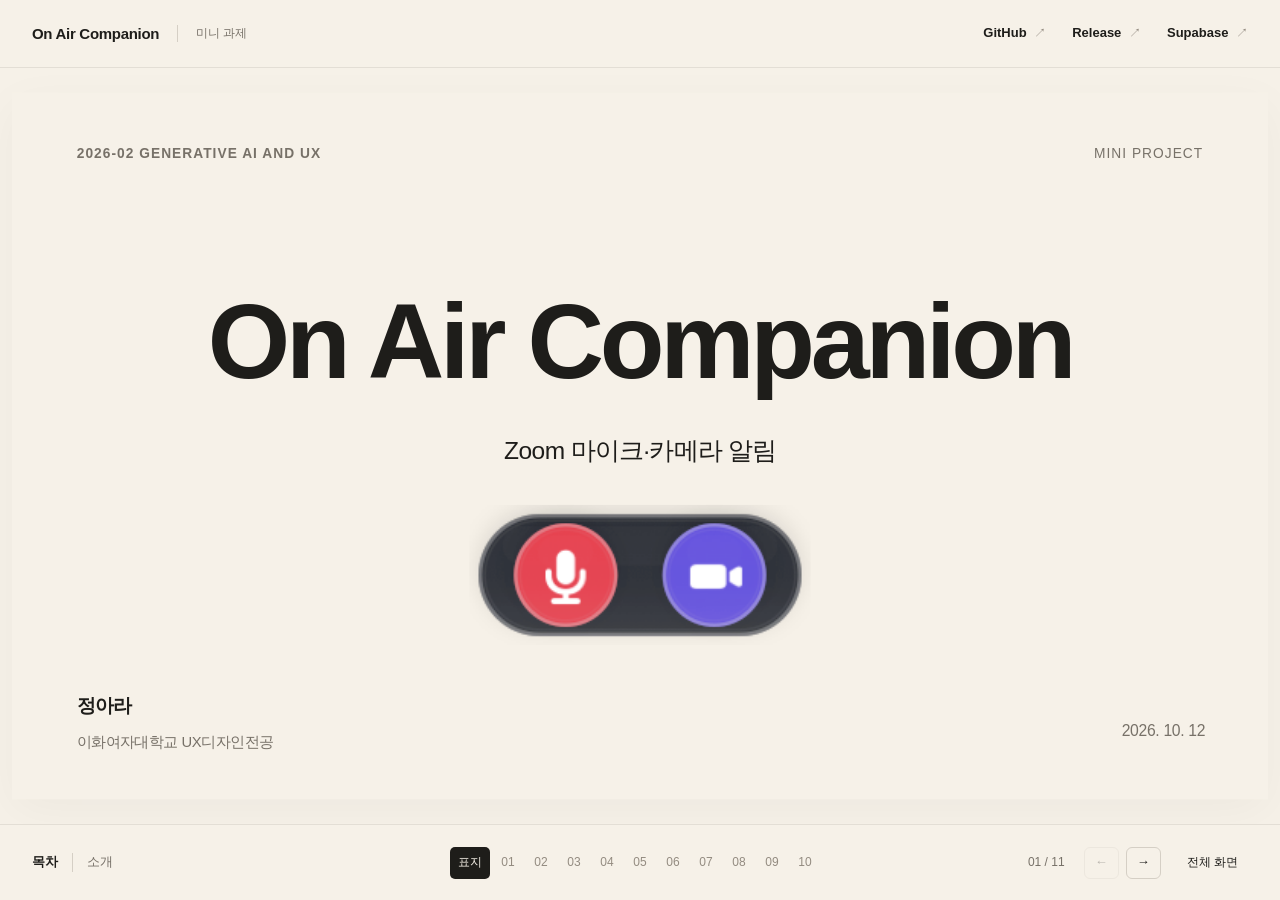
<file: presentation/index.html>
<!doctype html>
<html lang="ko">
<head>
  <meta charset="utf-8">
  <meta name="viewport" content="width=device-width,initial-scale=1">
  <meta name="theme-color" content="#F6F1E8">
  <meta name="description" content="Zoom 마이크와 카메라 상태를 알려 주는 상시 표시형 알림. 정아라의 Generative AI and UX 미니 프로젝트.">
  <title>On Air Companion — Mini Project</title>
  <link rel="stylesheet" href="viewer.css">
  <script defer src="deck-data.js"></script>
  <script defer src="viewer.js"></script>
</head>
<body>
  <header class="toolbar">
    <div class="brand"><a class="wordmark" href="#intro">On Air Companion</a><span class="project-type">미니 과제</span></div>
    <nav aria-label="프로젝트 링크">
      <a class="resource-link" id="githubLink" href="https://github.com/arajung-hub/on-air-companion" target="_blank" rel="noopener">GitHub <span aria-hidden="true">↗</span></a>
      <a class="resource-link" id="releaseLink" href="https://github.com/arajung-hub/on-air-companion/releases/latest" target="_blank" rel="noopener">Release <span aria-hidden="true">↗</span></a>
      <a class="resource-link" id="supabaseLink" href="https://supabase.com/dashboard/project/xhtjhqbdupltzmpdvuut/editor" target="_blank" rel="noopener">Supabase <span aria-hidden="true">↗</span></a>
    </nav>
  </header>
  <main id="viewport" aria-label="프로젝트 발표">
    <div id="stage"></div>
  </main>
  <footer class="controls">
    <div class="current-section"><button id="outlineButton" type="button" aria-label="목차 열기">목차</button><span id="sectionTitle">소개</span><span class="keyboard-hint">방향키로 이동</span></div>
    <nav id="dots" aria-label="슬라이드 선택"></nav>
    <div class="page-controls">
      <span id="counter" aria-live="polite">01 / 11</span>
      <button id="previousButton" type="button" aria-label="이전 슬라이드">←</button>
      <button id="nextButton" type="button" aria-label="다음 슬라이드">→</button>
      <button id="fullscreenButton" type="button">전체 화면</button>
    </div>
  </footer>
  <dialog id="outlineDialog" aria-labelledby="outlineTitle">
    <div class="dialog-heading"><h2 id="outlineTitle">발표 목차</h2><button id="outlineClose" type="button">닫기</button></div>
    <ol id="outlineList"></ol>
  </dialog>
  <dialog id="videoDialog" aria-labelledby="videoTitle">
    <div class="dialog-heading"><h2 id="videoTitle">초기 시각 데모</h2><button id="videoClose" type="button">닫기</button></div>
    <video id="videoPlayer" controls playsinline preload="metadata"></video>
    <div class="video-caption"><span>초기 시각 데모 영상입니다. 실제 Zoom 감지는 설치된 앱으로 시연합니다.</span><a id="videoDownload" download>영상 받기</a></div>
  </dialog>
  <noscript>JavaScript를 켜면 발표 자료를 확인할 수 있습니다.</noscript>
</body>
</html>
</file>
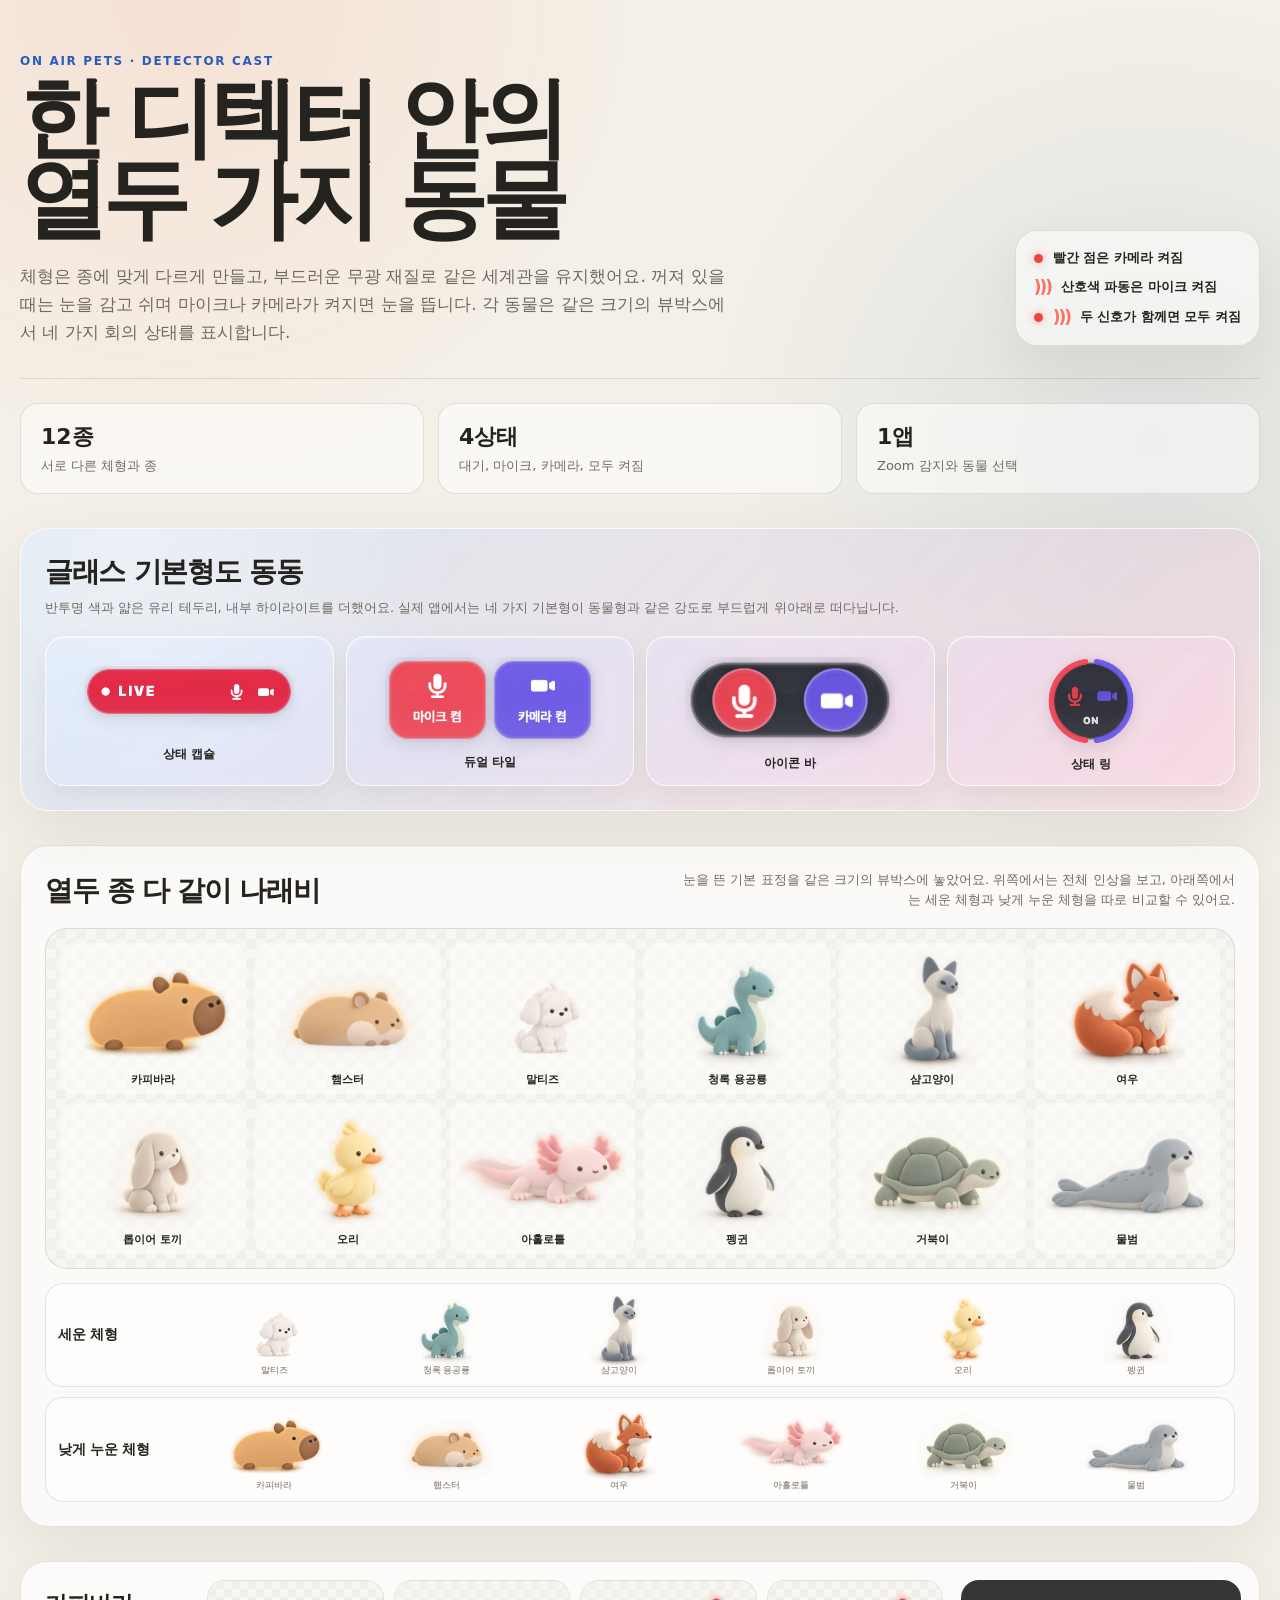
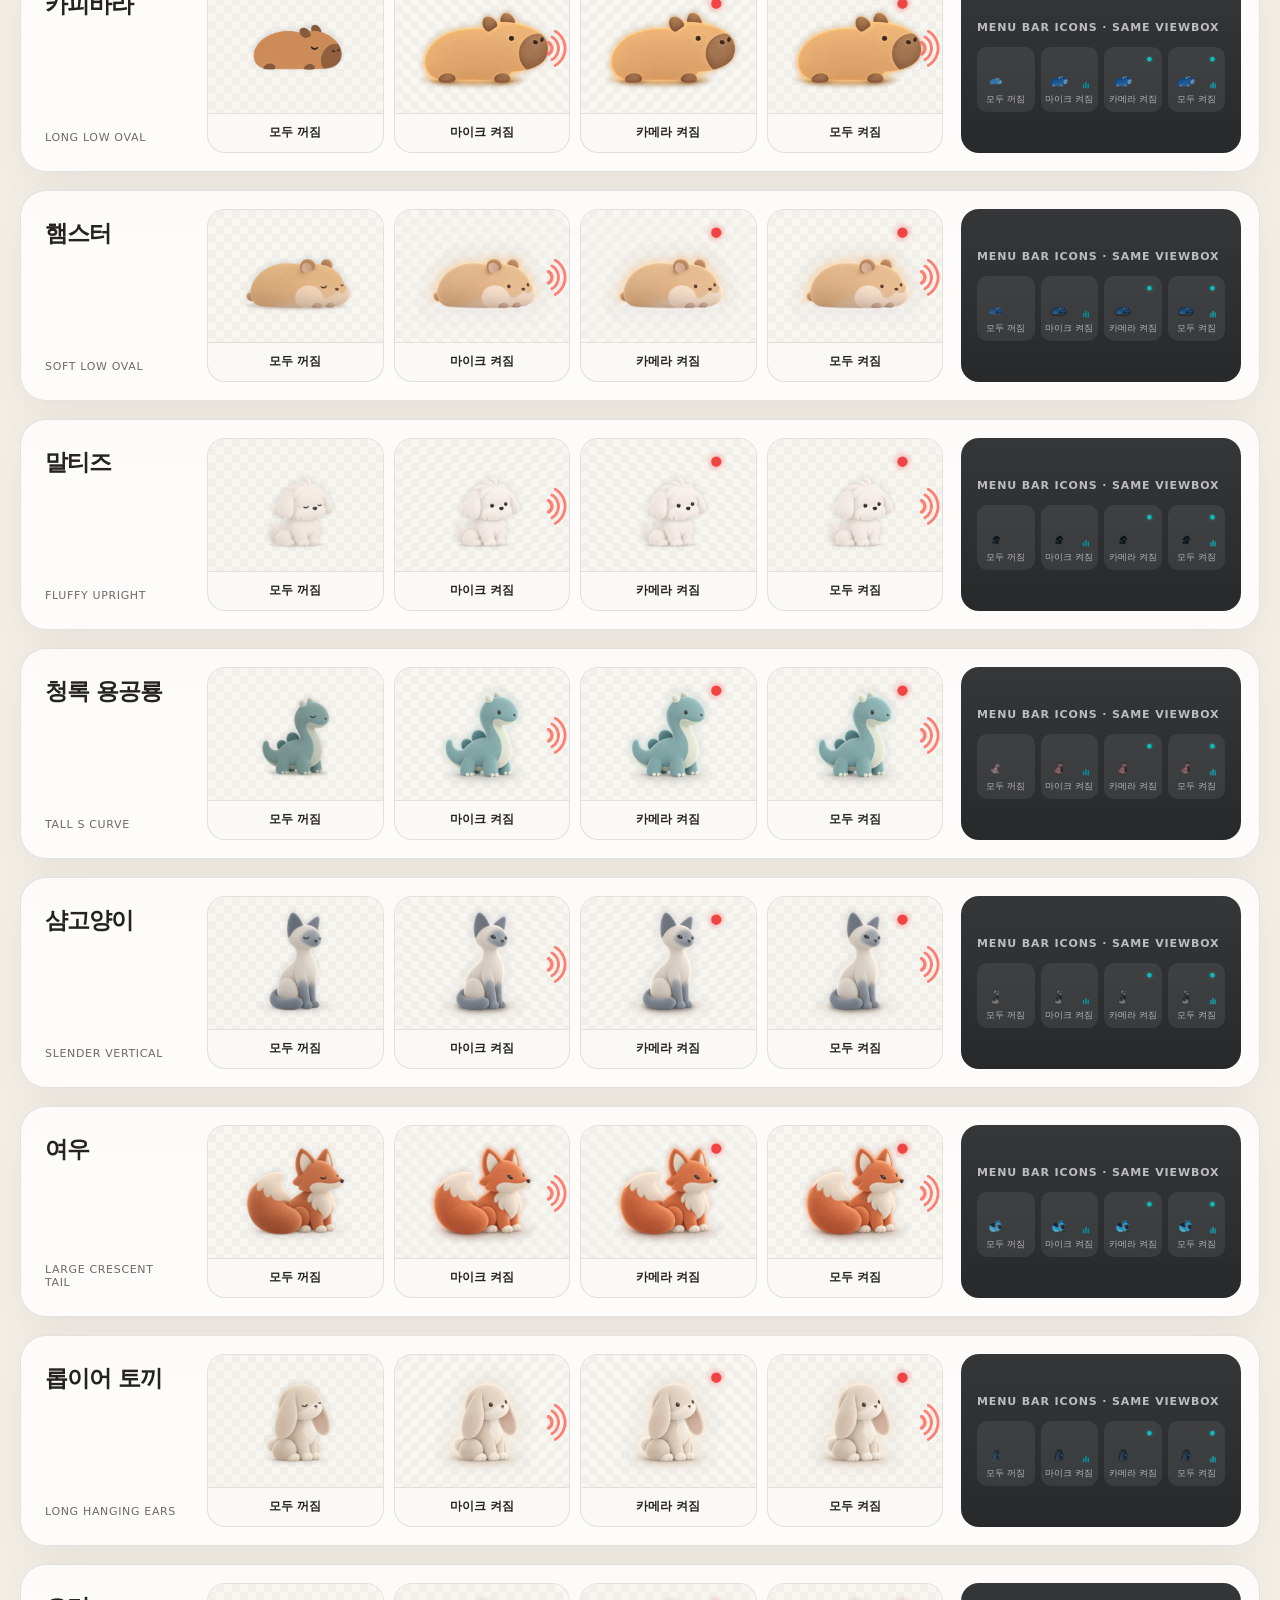
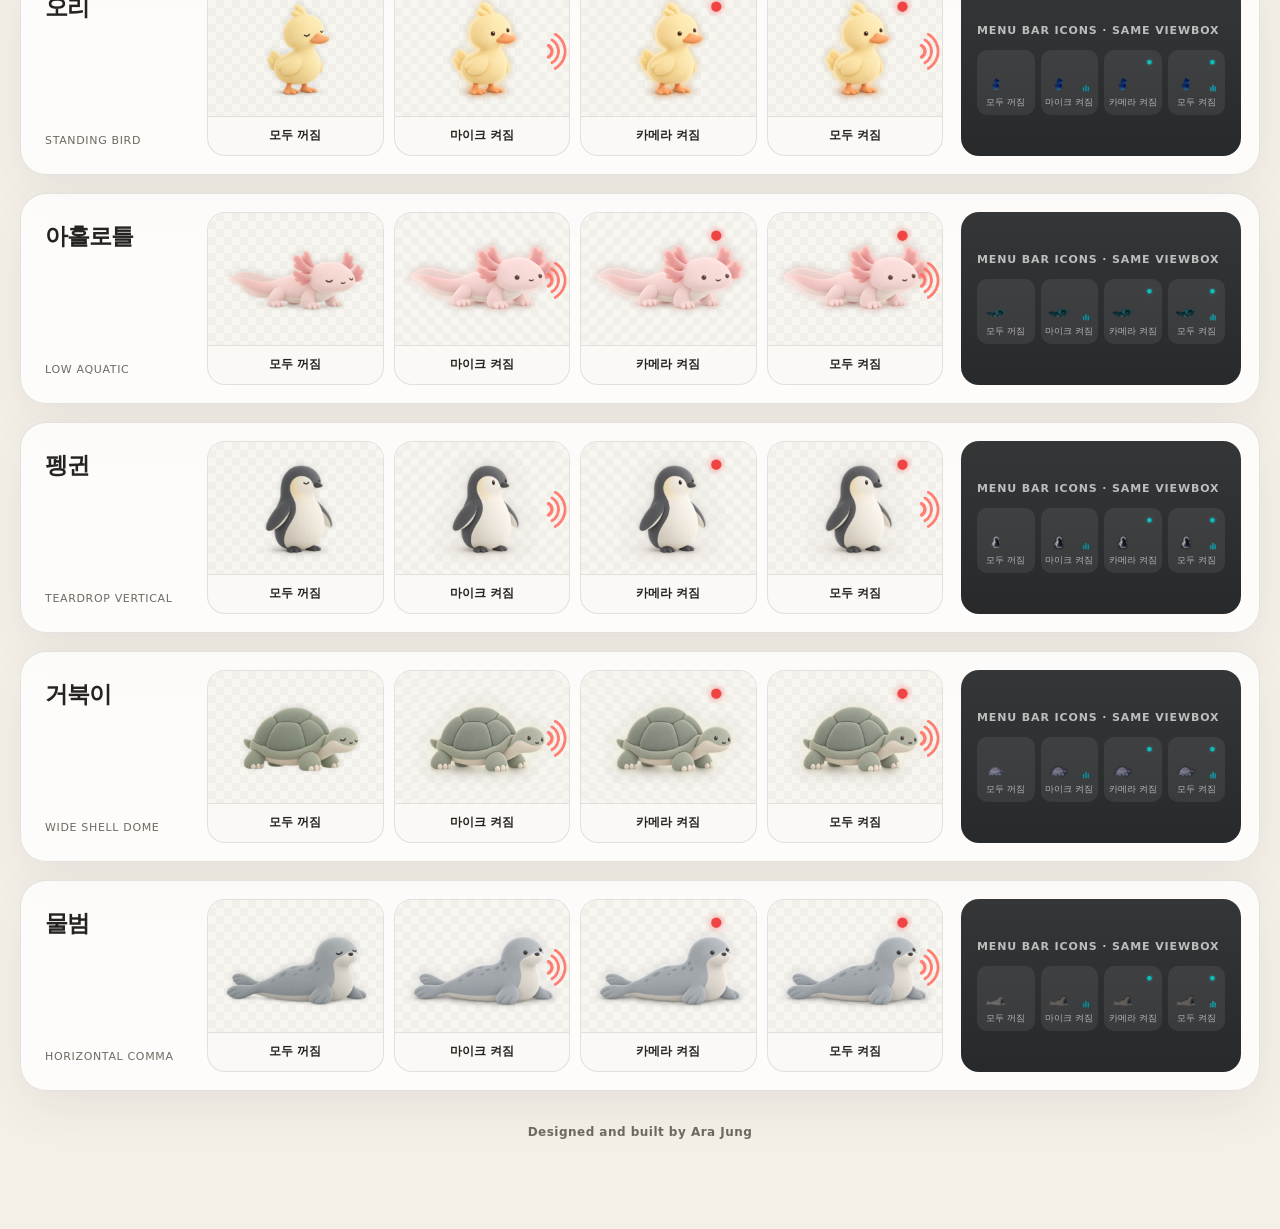
<file: preview/index.html>
<!doctype html>
<html lang="ko">
<head>
  <meta charset="utf-8">
  <meta name="viewport" content="width=device-width, initial-scale=1">
  <title>On Air Pets 상태 갤러리</title>
  <style>
    :root {
      color-scheme: light;
      font-family: Pretendard, Apple SD Gothic Neo, Inter, system-ui, sans-serif;
      --ink: #25231f;
      --subtle: #6f6a61;
      --paper: #f4f0e8;
      --card: rgba(255, 255, 255, 0.76);
      --line: rgba(52, 47, 40, 0.12);
      --mic: #ff6f61;
      --camera: #f04444;
    }

    * { box-sizing: border-box; }

    body {
      margin: 0;
      color: var(--ink);
      background:
        radial-gradient(circle at 14% 0%, rgba(255, 157, 119, 0.18), transparent 30rem),
        radial-gradient(circle at 90% 10%, rgba(99, 139, 166, 0.16), transparent 28rem),
        var(--paper);
    }

    main {
      width: min(1500px, calc(100% - 40px));
      margin: 0 auto;
      padding: 54px 0 80px;
    }

    header {
      display: grid;
      grid-template-columns: minmax(0, 1fr) auto;
      gap: 32px;
      align-items: end;
      padding-bottom: 32px;
      border-bottom: 1px solid var(--line);
    }

    .eyebrow {
      margin: 0 0 10px;
      color: #285dbf;
      font-size: 12px;
      font-weight: 800;
      letter-spacing: 0.14em;
    }

    h1 {
      margin: 0;
      max-width: 830px;
      font-size: clamp(44px, 7vw, 88px);
      line-height: 0.92;
      letter-spacing: -0.065em;
    }

    .intro {
      max-width: 720px;
      margin: 22px 0 0;
      color: var(--subtle);
      font-size: 17px;
      line-height: 1.65;
    }

    .legend {
      display: grid;
      gap: 10px;
      min-width: 210px;
      padding: 18px;
      border: 1px solid var(--line);
      border-radius: 22px;
      background: rgba(255, 255, 255, 0.54);
      box-shadow: 0 20px 50px rgba(64, 56, 42, 0.08);
    }

    .legend div {
      display: flex;
      align-items: center;
      gap: 10px;
      font-size: 13px;
      font-weight: 700;
    }

    .dot {
      width: 9px;
      height: 9px;
      border-radius: 50%;
      background: var(--camera);
      box-shadow: 0 0 8px rgba(240, 68, 68, 0.42);
    }

    .waves {
      color: var(--mic);
      font-size: 17px;
      letter-spacing: -0.12em;
    }

    .summary {
      display: grid;
      grid-template-columns: repeat(3, minmax(0, 1fr));
      gap: 14px;
      margin: 24px 0 34px;
    }

    .summary article {
      padding: 18px 20px;
      border: 1px solid var(--line);
      border-radius: 18px;
      background: rgba(255, 255, 255, 0.5);
    }

    .summary strong {
      display: block;
      margin-bottom: 3px;
      font-size: 22px;
    }

    .summary span {
      color: var(--subtle);
      font-size: 13px;
    }

    .basic-section {
      margin: 0 0 34px;
      padding: 24px;
      border: 1px solid rgba(255, 255, 255, 0.78);
      border-radius: 28px;
      background:
        radial-gradient(circle at 8% 8%, rgba(255, 255, 255, 0.42), transparent 28%),
        linear-gradient(135deg, rgba(183, 216, 255, 0.42), rgba(255, 190, 215, 0.30));
      box-shadow: 0 20px 60px rgba(57, 50, 39, 0.09);
      backdrop-filter: blur(10px) saturate(120%);
    }

    .basic-section h2 {
      margin: 0;
      font-size: 28px;
      letter-spacing: -0.045em;
    }

    .basic-section > p {
      margin: 7px 0 18px;
      color: var(--subtle);
      font-size: 13px;
      line-height: 1.55;
    }

    .basic-grid {
      display: grid;
      grid-template-columns: repeat(4, minmax(0, 1fr));
      gap: 12px;
    }

    .basic-card {
      display: grid;
      place-items: center;
      min-height: 150px;
      padding: 18px 12px 12px;
      overflow: hidden;
      border: 1px solid rgba(255, 255, 255, 0.72);
      border-radius: 20px;
      background: rgba(255, 255, 255, 0.14);
      box-shadow: inset 0 1px 0 rgba(255, 255, 255, 0.42), 0 10px 24px rgba(57, 50, 39, 0.08);
      backdrop-filter: blur(8px) saturate(125%);
    }

    .basic-card img {
      display: block;
      width: min(100%, 210px);
      max-height: 92px;
      object-fit: contain;
      animation: floaty 3.95s ease-in-out infinite;
      filter: drop-shadow(0 6px 8px rgba(44, 38, 54, 0.12));
    }

    .basic-card:nth-child(2) img { animation-delay: -0.7s; }
    .basic-card:nth-child(3) img { animation-delay: -1.4s; }
    .basic-card:nth-child(4) img { animation-delay: -2.1s; }

    .basic-card strong {
      margin-top: 8px;
      font-size: 12px;
    }

    @keyframes floaty {
      0%, 100% { transform: translateY(2px); }
      50% { transform: translateY(-2px); }
    }

    .lineup-section {
      margin: 0 0 34px;
      padding: 24px;
      overflow: hidden;
      border: 1px solid var(--line);
      border-radius: 28px;
      background: rgba(255, 255, 255, 0.68);
      box-shadow: 0 20px 60px rgba(57, 50, 39, 0.08);
    }

    .lineup-header {
      display: flex;
      justify-content: space-between;
      gap: 24px;
      align-items: end;
      margin-bottom: 18px;
    }

    .lineup-header h2 {
      margin: 0;
      font-size: 28px;
      letter-spacing: -0.045em;
    }

    .lineup-header p {
      max-width: 560px;
      margin: 0;
      color: var(--subtle);
      font-size: 13px;
      line-height: 1.55;
      text-align: right;
    }

    .lineup-grid {
      display: grid;
      grid-template-columns: repeat(6, minmax(0, 1fr));
      gap: 9px;
      padding: 14px;
      border: 1px solid var(--line);
      border-radius: 22px;
      background-color: #f8f6f1;
      background-image:
        linear-gradient(45deg, rgba(70, 64, 56, 0.03) 25%, transparent 25%),
        linear-gradient(-45deg, rgba(70, 64, 56, 0.03) 25%, transparent 25%),
        linear-gradient(45deg, transparent 75%, rgba(70, 64, 56, 0.03) 75%),
        linear-gradient(-45deg, transparent 75%, rgba(70, 64, 56, 0.03) 75%);
      background-size: 20px 20px;
      background-position: 0 0, 0 10px, 10px -10px, -10px 0;
    }

    .lineup-animal {
      display: flex;
      flex-direction: column;
      justify-content: end;
      align-items: center;
      min-width: 0;
      padding: 8px 4px 7px;
      border-radius: 14px;
      background: rgba(255, 255, 255, 0.42);
    }

    .lineup-animal img {
      display: block;
      width: 100%;
      max-width: 180px;
      height: auto;
    }

    .lineup-animal strong {
      margin-top: 2px;
      font-size: 11px;
      white-space: nowrap;
    }

    .shape-rows {
      display: grid;
      gap: 10px;
      margin-top: 14px;
    }

    .shape-row {
      display: grid;
      grid-template-columns: 118px minmax(0, 1fr);
      align-items: center;
      gap: 12px;
      padding: 9px 12px;
      border: 1px solid var(--line);
      border-radius: 18px;
      background: rgba(255, 255, 255, 0.52);
    }

    .shape-row h3 {
      margin: 0;
      font-size: 14px;
      letter-spacing: -0.02em;
    }

    .shape-list {
      display: flex;
      align-items: end;
      justify-content: space-around;
      min-width: 0;
    }

    .shape-list figure {
      display: grid;
      place-items: center;
      min-width: 0;
      margin: 0;
    }

    .shape-list img {
      display: block;
      width: min(100%, 112px);
      height: auto;
    }

    .shape-list figcaption {
      margin-top: -3px;
      color: var(--subtle);
      font-size: 9px;
      white-space: nowrap;
    }

    #gallery {
      display: grid;
      gap: 18px;
    }

    .animal {
      display: grid;
      grid-template-columns: 150px minmax(0, 1fr) 280px;
      gap: 18px;
      align-items: stretch;
      padding: 18px;
      border: 1px solid var(--line);
      border-radius: 26px;
      background: var(--card);
      box-shadow: 0 18px 50px rgba(57, 50, 39, 0.07);
      backdrop-filter: blur(14px);
    }

    .animal-name {
      display: flex;
      flex-direction: column;
      justify-content: space-between;
      padding: 9px 6px;
    }

    .animal-name h2 {
      margin: 0;
      font-size: 23px;
      letter-spacing: -0.04em;
    }

    .animal-name small {
      color: var(--subtle);
      font-size: 11px;
      letter-spacing: 0.06em;
      text-transform: uppercase;
    }

    .states {
      display: grid;
      grid-template-columns: repeat(4, minmax(0, 1fr));
      gap: 10px;
    }

    .state-card {
      overflow: hidden;
      min-width: 0;
      border: 1px solid var(--line);
      border-radius: 18px;
      background: #faf9f6;
    }

    .asset-stage {
      display: grid;
      place-items: center;
      min-height: 132px;
      background-color: #f8f6f1;
      background-image:
        linear-gradient(45deg, rgba(70, 64, 56, 0.035) 25%, transparent 25%),
        linear-gradient(-45deg, rgba(70, 64, 56, 0.035) 25%, transparent 25%),
        linear-gradient(45deg, transparent 75%, rgba(70, 64, 56, 0.035) 75%),
        linear-gradient(-45deg, transparent 75%, rgba(70, 64, 56, 0.035) 75%);
      background-size: 16px 16px;
      background-position: 0 0, 0 8px, 8px -8px, -8px 0;
    }

    .asset-stage img {
      width: min(100%, 220px);
      height: auto;
      image-rendering: auto;
    }

    .state-label {
      padding: 10px 12px 11px;
      border-top: 1px solid var(--line);
      font-size: 12px;
      font-weight: 800;
      text-align: center;
    }

    .menu-preview {
      display: flex;
      flex-direction: column;
      justify-content: center;
      min-width: 0;
      padding: 16px;
      color: #f8f8f8;
      border-radius: 18px;
      background: linear-gradient(180deg, #353638, #28292b);
    }

    .menu-preview h3 {
      margin: 0 0 13px;
      color: rgba(255, 255, 255, 0.68);
      font-size: 11px;
      letter-spacing: 0.08em;
    }

    .menu-bar {
      display: grid;
      grid-template-columns: repeat(4, 1fr);
      gap: 6px;
    }

    .menu-icon {
      display: grid;
      place-items: center;
      min-height: 52px;
      padding: 7px 4px 6px;
      border-radius: 10px;
      background: rgba(255, 255, 255, 0.07);
    }

    .menu-icon img {
      width: 44px;
      height: 36px;
      object-fit: contain;
      filter: invert(1);
    }

    .menu-icon span {
      margin-top: 3px;
      color: rgba(255, 255, 255, 0.62);
      font-size: 9px;
    }

    @media (max-width: 1180px) {
      .animal { grid-template-columns: 120px minmax(0, 1fr); }
      .menu-preview { grid-column: 1 / -1; }
    }

    @media (max-width: 760px) {
      main { width: min(100% - 22px, 1500px); padding-top: 30px; }
      header { grid-template-columns: 1fr; }
      .legend { min-width: 0; }
      .summary { grid-template-columns: 1fr; }
      .basic-grid { grid-template-columns: repeat(2, minmax(0, 1fr)); }
      .lineup-section { padding: 14px; }
      .lineup-header { display: block; }
      .lineup-header p { margin-top: 8px; text-align: left; }
      .lineup-grid { gap: 5px; padding: 8px; }
      .lineup-animal { padding-inline: 2px; }
      .lineup-animal strong { font-size: 9px; }
      .shape-row { grid-template-columns: 1fr; }
      .shape-list img { width: min(100%, 96px); }
      .animal { grid-template-columns: 1fr; padding: 13px; }
      .states { grid-template-columns: repeat(2, minmax(0, 1fr)); }
      .asset-stage { min-height: 120px; }
    }

    .creator-credit {
      margin: 34px 0 10px;
      color: var(--subtle);
      font-size: 12px;
      font-weight: 700;
      letter-spacing: 0.04em;
      text-align: center;
    }
  </style>
</head>
<body>
  <main>
    <header>
      <div>
        <p class="eyebrow">ON AIR PETS · DETECTOR CAST</p>
        <h1>한 디텍터 안의<br>열두 가지 동물</h1>
        <p class="intro">체형은 종에 맞게 다르게 만들고, 부드러운 무광 재질로 같은 세계관을 유지했어요. 꺼져 있을 때는 눈을 감고 쉬며 마이크나 카메라가 켜지면 눈을 뜹니다. 각 동물은 같은 크기의 뷰박스에서 네 가지 회의 상태를 표시합니다.</p>
      </div>
      <aside class="legend" aria-label="상태 신호 설명">
        <div><span class="dot"></span> 빨간 점은 카메라 켜짐</div>
        <div><span class="waves">)))</span> 산호색 파동은 마이크 켜짐</div>
        <div><span class="dot"></span><span class="waves">)))</span> 두 신호가 함께면 모두 켜짐</div>
      </aside>
    </header>

    <section class="summary" aria-label="결과 요약">
      <article><strong>12종</strong><span>서로 다른 체형과 종</span></article>
      <article><strong>4상태</strong><span>대기, 마이크, 카메라, 모두 켜짐</span></article>
      <article><strong>1앱</strong><span>Zoom 감지와 동물 선택</span></article>
    </section>

    <section class="basic-section" aria-label="글래스 기본형 네 가지">
      <h2>글래스 기본형도 동동</h2>
      <p>반투명 색과 얇은 유리 테두리, 내부 하이라이트를 더했어요. 실제 앱에서는 네 가지 기본형이 동물형과 같은 강도로 부드럽게 위아래로 떠다닙니다.</p>
      <div class="basic-grid" id="basicGrid"></div>
    </section>

    <section class="lineup-section" aria-label="전체 동물 나래비">
      <div class="lineup-header">
        <h2>열두 종 다 같이 나래비</h2>
        <p>눈을 뜬 기본 표정을 같은 크기의 뷰박스에 놓았어요. 위쪽에서는 전체 인상을 보고, 아래쪽에서는 세운 체형과 낮게 누운 체형을 따로 비교할 수 있어요.</p>
      </div>
      <div class="lineup-grid" id="fullLineup"></div>
      <div class="shape-rows">
        <div class="shape-row">
          <h3>세운 체형</h3>
          <div class="shape-list" id="uprightLineup"></div>
        </div>
        <div class="shape-row">
          <h3>낮게 누운 체형</h3>
          <div class="shape-list" id="lowLineup"></div>
        </div>
      </div>
    </section>

    <section id="gallery" aria-label="동물별 상태 갤러리"></section>
    <footer class="creator-credit">Designed and built by Ara Jung</footer>
  </main>

  <script>
    const animals = [
      ["capybara", "카피바라", "Long low oval"],
      ["hamster", "햄스터", "Soft low oval"],
      ["maltese", "말티즈", "Fluffy upright"],
      ["teal-dragon", "청록 용공룡", "Tall S curve"],
      ["siamese-cat", "샴고양이", "Slender vertical"],
      ["fox", "여우", "Large crescent tail"],
      ["lop-rabbit", "롭이어 토끼", "Long hanging ears"],
      ["duck", "오리", "Standing bird"],
      ["axolotl", "아홀로틀", "Low aquatic"],
      ["penguin", "펭귄", "Teardrop vertical"],
      ["turtle", "거북이", "Wide shell dome"],
      ["seal", "물범", "Horizontal comma"]
    ];

    const states = [
      ["quiet", "모두 꺼짐"],
      ["microphone-on", "마이크 켜짐"],
      ["camera-on", "카메라 켜짐"],
      ["live", "모두 켜짐"]
    ];

    const lowAnimalIds = new Set(["capybara", "hamster", "fox", "axolotl", "turtle", "seal"]);

    const basicVariants = [
      ["capsule", "상태 캡슐"],
      ["dual-tiles", "듀얼 타일"],
      ["icon-bar", "아이콘 바"],
      ["status-ring", "상태 링"]
    ];

    const basicGrid = document.querySelector("#basicGrid");
    for (const [id, name] of basicVariants) {
      const card = document.createElement("div");
      card.className = "basic-card";
      card.innerHTML = `<img src="./basic-variants/${id}/live.png" alt="${name} 글래스 스타일"><strong>${name}</strong>`;
      basicGrid.appendChild(card);
    }

    function lineupCard([id, name]) {
      const item = document.createElement("div");
      item.className = "lineup-animal";
      item.innerHTML = `<img src="./characters-active/${id}.png" alt="${name} 눈 뜬 기본 표정"><strong>${name}</strong>`;
      return item;
    }

    function shapeFigure([id, name]) {
      const figure = document.createElement("figure");
      figure.innerHTML = `<img src="./characters-active/${id}.png" alt="${name} 눈 뜬 체형"><figcaption>${name}</figcaption>`;
      return figure;
    }

    const fullLineup = document.querySelector("#fullLineup");
    const uprightLineup = document.querySelector("#uprightLineup");
    const lowLineup = document.querySelector("#lowLineup");

    for (const animal of animals) {
      fullLineup.appendChild(lineupCard(animal));
      if (lowAnimalIds.has(animal[0])) {
        lowLineup.appendChild(shapeFigure(animal));
      } else {
        uprightLineup.appendChild(shapeFigure(animal));
      }
    }

    const gallery = document.querySelector("#gallery");

    for (const [id, name, shape] of animals) {
      const section = document.createElement("article");
      section.className = "animal";

      const title = document.createElement("div");
      title.className = "animal-name";
      title.innerHTML = `<h2>${name}</h2><small>${shape}</small>`;

      const stateGrid = document.createElement("div");
      stateGrid.className = "states";

      for (const [state, label] of states) {
        const card = document.createElement("div");
        card.className = "state-card";
        card.innerHTML = `
          <div class="asset-stage"><img src="./states/${id}/${state}.png" alt="${name} ${label}"></div>
          <div class="state-label">${label}</div>`;
        stateGrid.appendChild(card);
      }

      const menu = document.createElement("aside");
      menu.className = "menu-preview";
      menu.innerHTML = `<h3>MENU BAR ICONS · SAME VIEWBOX</h3>`;
      const menuBar = document.createElement("div");
      menuBar.className = "menu-bar";

      for (const [state, label] of states) {
        const icon = document.createElement("div");
        icon.className = "menu-icon";
        icon.innerHTML = `<img src="./menu-icons/${id}/${state}.png" alt="${name} 메뉴바 ${label}"><span>${label}</span>`;
        menuBar.appendChild(icon);
      }

      menu.appendChild(menuBar);
      section.append(title, stateGrid, menu);
      gallery.appendChild(section);
    }
  </script>
</body>
</html>
</file>
<file: presentation/viewer.css>
:root{color-scheme:light;--cream:#F6F1E8;--ink:#1E1D1A;--muted:#777168;--line:#d5cfc5;--scale:1}
*{box-sizing:border-box}
html,body{margin:0;width:100%;min-height:100%;font-family:Pretendard,-apple-system,BlinkMacSystemFont,"Apple SD Gothic Neo","Noto Sans KR",sans-serif;color:var(--ink);background:var(--cream);line-height:1.4}
body{height:100svh;display:flex;flex-direction:column;overflow:hidden}
a{color:inherit}
button{font:inherit;color:inherit;cursor:pointer;border:1px solid var(--line);background:transparent;border-radius:6px;padding:8px 12px;line-height:1.4}
button:hover{background:#e7e0d5}
button:disabled{opacity:.28;cursor:default}
button:focus-visible,a:focus-visible{outline:2px solid #958671;outline-offset:4px}
.toolbar{height:68px;display:flex;align-items:center;justify-content:space-between;gap:24px;padding:0 32px;flex-shrink:0;border-bottom:1px solid #d5cfc588}
.brand{display:flex;align-items:center;gap:18px}
.wordmark{font-size:15px;font-weight:750;text-decoration:none;letter-spacing:-.3px}
.project-type{font-size:12px;color:var(--muted);border-left:1px solid var(--line);padding-left:18px}
.toolbar nav{display:flex;align-items:center;gap:26px}
.resource-link{font-size:13px;text-decoration:none;font-weight:550;line-height:1.4}
.resource-link span{margin-left:4px;color:#938b80;font-size:12px}
.resource-link:hover{text-decoration:underline;text-underline-offset:5px}
#viewport{position:relative;flex:1;min-height:0;overflow:hidden}
#stage{position:absolute;width:1280px;height:720px;left:50%;top:50%;transform:translate(-50%,-50%) scale(var(--scale));transform-origin:center;box-shadow:0 12px 46px #2420190a}
.slide{width:1280px;height:720px;position:absolute;inset:0;overflow:hidden;background:var(--cream)}
.slide[hidden]{display:none}
.element{position:absolute;margin:0;font-weight:400;white-space:pre-line;overflow:hidden;word-break:keep-all;overflow-wrap:normal;letter-spacing:-.02em;line-height:1.4}
.element[data-role="eyebrow"]{letter-spacing:.075em}
.element[data-role="heading"]{letter-spacing:-.04em}
.element.image{display:flex;justify-content:center;align-items:center;overflow:visible}
.element.image img{width:100%;height:100%;object-fit:contain;display:block}
.element.link{display:block;text-decoration:underline;text-underline-offset:7px;text-decoration-thickness:1px;cursor:pointer}
.element.link:hover{opacity:.65}
.flow-node{border:1.3px solid var(--line);border-radius:10px;display:flex;align-items:center;justify-content:center;text-align:center;font-weight:600;padding:14px;white-space:pre-line;line-height:1.4}
.flow-connections{position:absolute;inset:0;width:1280px;height:720px;pointer-events:none}
.video-poster{cursor:pointer}
.video-poster:focus-visible{outline:2px solid #958671;outline-offset:6px}
.video-poster::after{content:"재생";position:absolute;right:14px;bottom:12px;padding:5px 12px;background:var(--cream);color:var(--ink);font-size:15px;font-weight:600;border:1px solid var(--line);border-radius:4px}
.controls{height:76px;display:flex;align-items:center;justify-content:space-between;padding:0 32px;gap:24px;flex-shrink:0;border-top:1px solid #d5cfc588}
.current-section{display:flex;align-items:center;gap:14px;min-width:210px}
#outlineButton{border:0;padding:8px 0;font-weight:650;font-size:13px}
#sectionTitle{font-size:13px;color:var(--muted);padding-left:14px;border-left:1px solid var(--line)}
.keyboard-hint{font-size:11px;color:#938b80;display:none}
.page-controls{display:flex;align-items:center;gap:7px}
#counter{font-size:12px;color:var(--muted);font-variant-numeric:tabular-nums;margin-right:12px;white-space:nowrap}
.page-controls button{height:32px;padding:5px 10px;font-size:13px}
#fullscreenButton{font-size:12px!important;margin-left:9px;border:0}
#dots{display:flex;gap:3px;justify-content:center}
#dots button{border:0;padding:6px 8px;min-width:30px;height:32px;border-radius:5px;font-size:12px;color:#938b80;font-variant-numeric:tabular-nums}
#dots button[aria-current="true"]{background:var(--ink);color:var(--cream)}
dialog{border:1px solid var(--line);border-radius:12px;padding:28px;background:var(--cream);color:var(--ink);max-width:94vw;max-height:92svh;overflow:auto}
dialog::backdrop{background:#151410ad;backdrop-filter:blur(4px)}
.dialog-heading{display:flex;align-items:center;justify-content:space-between;gap:24px;margin-bottom:22px}
.dialog-heading h2{margin:0;font-size:24px;letter-spacing:-.6px;line-height:1.3}
.dialog-heading button{font-size:13px}
#outlineDialog{width:560px}
#outlineList{list-style:none;padding:0;margin:0;display:grid;gap:4px}
#outlineList button{display:flex;width:100%;border:0;gap:22px;text-align:left;padding:14px 10px;font-size:16px;border-radius:4px}
#outlineList .index{color:var(--muted);font-variant-numeric:tabular-nums;font-size:13px;min-width:25px}
#outlineList button[aria-current="true"]{background:#e7e0d5}
#videoDialog{width:900px}
#videoPlayer{display:block;width:100%;max-height:64svh;background:#ece7df;border-radius:5px}
.video-caption{display:flex;justify-content:space-between;gap:20px;font-size:13px;color:var(--muted);margin-top:16px;line-height:1.4}
.video-caption a{white-space:nowrap}
body:fullscreen .toolbar{display:none}
body:fullscreen .controls{height:54px}
body:fullscreen #stage{box-shadow:none}
@media(min-width:1500px){.keyboard-hint{display:inline}.current-section{min-width:290px}}
@media(max-width:1000px){.current-section{min-width:0}.controls{padding:0 20px;gap:12px}#fullscreenButton{display:none}#dots{gap:0}#dots button{min-width:26px;padding:6px}}
@media(max-width:720px){.toolbar{height:60px;padding:0 18px}.wordmark{font-size:13px}.project-type{display:none}.toolbar nav{gap:15px}.resource-link{font-size:12px}.resource-link span{display:none}.controls{height:94px;position:relative;align-items:flex-start;padding:10px 18px}.current-section{height:30px;gap:10px}#sectionTitle{font-size:12px;padding-left:10px}.page-controls{height:30px}#counter{margin-right:6px}#dots{position:absolute;bottom:10px;left:50%;transform:translateX(-50%)}#dots button{min-width:28px}.video-caption{flex-direction:column;gap:8px}.dialog-heading h2{font-size:20px}}
@media print{html,body{height:auto;overflow:visible;background:white}.toolbar,.controls,dialog{display:none!important}#viewport{overflow:visible;position:static}#stage{position:static;transform:none;width:1280px;height:auto;box-shadow:none}.slide,.slide[hidden]{display:block!important;position:relative;height:720px;break-after:page;print-color-adjust:exact;-webkit-print-color-adjust:exact}.video-poster::after{display:none}@page{size:13.333333in 7.5in;margin:0}}
</file>
